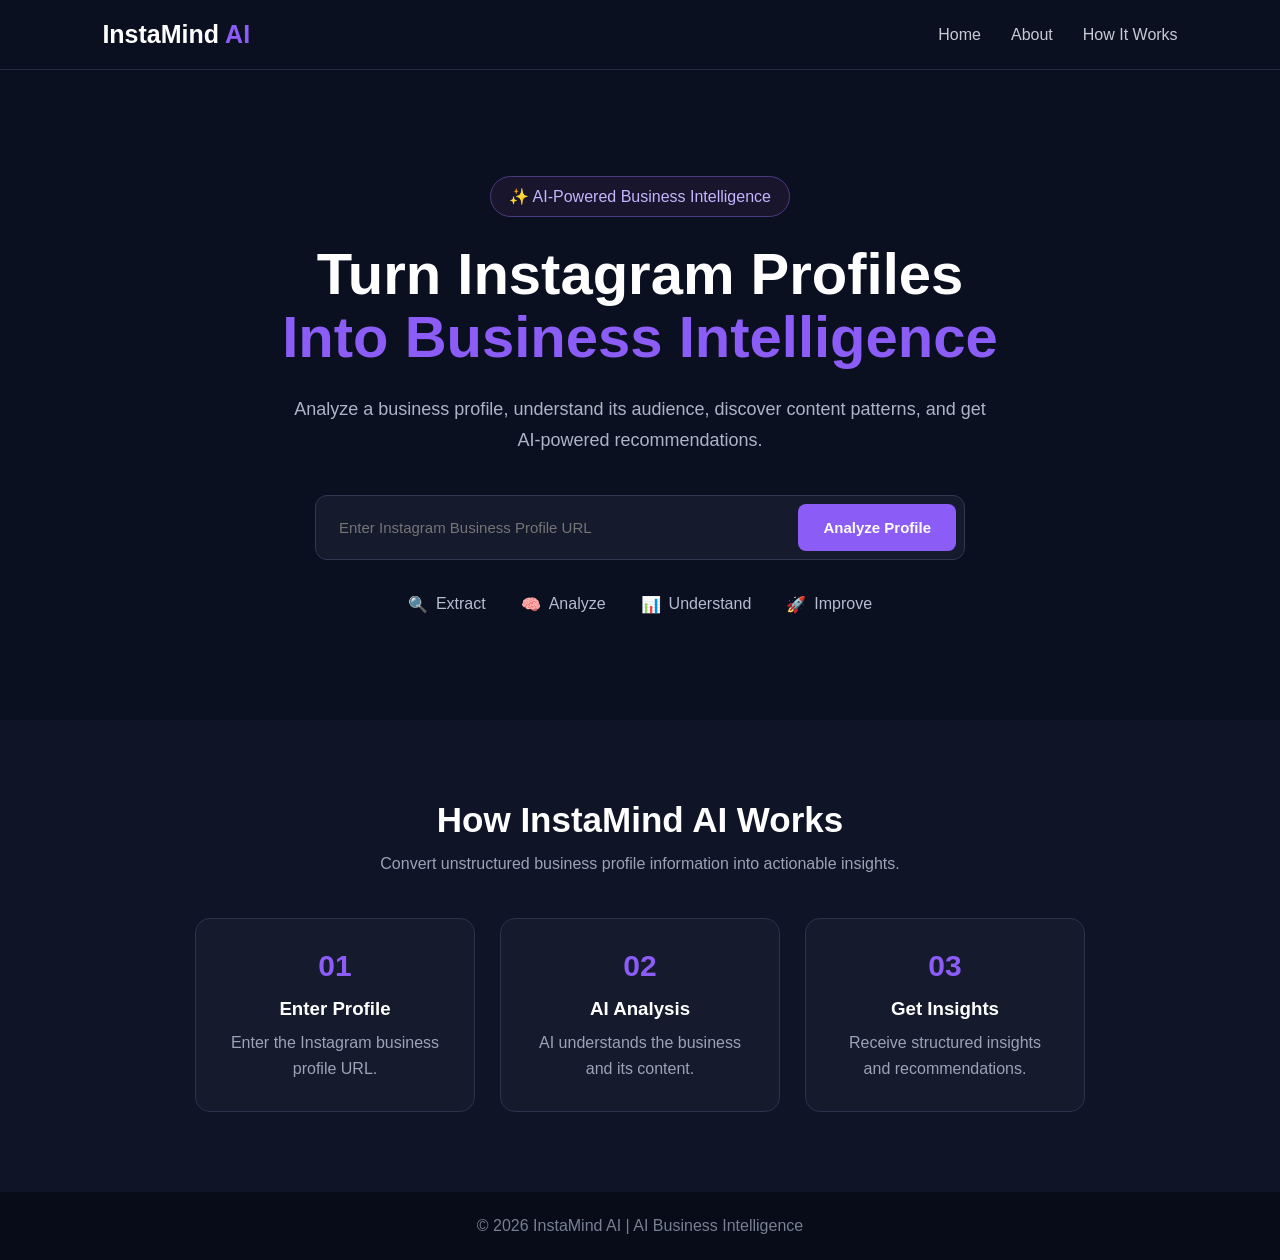
<file: index.html>
<!DOCTYPE html>
<html lang="en">
<head>
    <meta charset="UTF-8">
    <meta name="viewport" content="width=device-width, initial-scale=1.0">

    <title>InstaMind AI</title>

    <link rel="stylesheet" href="style.css">
</head>

<body>

    <nav class="navbar">
        <div class="logo">InstaMind <span>AI</span></div>

        <div class="nav-links">
            <a href="#">Home</a>
            <a href="#">About</a>
            <a href="#">How It Works</a>
        </div>
    </nav>


    <section class="hero">

        <div class="hero-content">

            <div class="badge">
                ✨ AI-Powered Business Intelligence
            </div>

            <h1>
                Turn Instagram Profiles
                <span>Into Business Intelligence</span>
            </h1>

            <p>
                Analyze a business profile, understand its audience,
                discover content patterns, and get AI-powered recommendations.
            </p>


            <div class="input-box">

                <input
                    type="text"
                    id="instagramUrl"
                    placeholder="Enter Instagram Business Profile URL"
                >

                <button onclick="analyzeProfile()">
                    Analyze Profile
                </button>

            </div>


            <div class="features">

                <div class="feature">
                    🔍
                    <span>Extract</span>
                </div>

                <div class="feature">
                    🧠
                    <span>Analyze</span>
                </div>

                <div class="feature">
                    📊
                    <span>Understand</span>
                </div>

                <div class="feature">
                    🚀
                    <span>Improve</span>
                </div>

            </div>

        </div>

    </section>


    <section class="how-it-works">

        <h2>How InstaMind AI Works</h2>

        <p class="section-text">
            Convert unstructured business profile information
            into actionable insights.
        </p>


        <div class="steps">

            <div class="step-card">
                <div class="step-number">01</div>
                <h3>Enter Profile</h3>
                <p>
                    Enter the Instagram business profile URL.
                </p>
            </div>


            <div class="step-card">
                <div class="step-number">02</div>
                <h3>AI Analysis</h3>
                <p>
                    AI understands the business and its content.
                </p>
            </div>


            <div class="step-card">
                <div class="step-number">03</div>
                <h3>Get Insights</h3>
                <p>
                    Receive structured insights and recommendations.
                </p>
            </div>

        </div>

    </section>


    <footer>
        <p>© 2026 InstaMind AI | AI Business Intelligence</p>
    </footer>


    <script src="script.js"></script>

</body>
</html>
</file>
<file: style.css>
* {
    margin: 0;
    padding: 0;
    box-sizing: border-box;
}

body {
    font-family: Arial, sans-serif;
    background: #0b1020;
    color: white;
}


/* NAVBAR */

.navbar {
    height: 70px;
    display: flex;
    align-items: center;
    justify-content: space-between;

    padding: 0 8%;

    background: #0b1020;
    border-bottom: 1px solid #252b40;
}

.logo {
    font-size: 25px;
    font-weight: bold;
}

.logo span {
    color: #8b5cf6;
}

.nav-links {
    display: flex;
    gap: 30px;
}

.nav-links a {
    color: #c7cad5;
    text-decoration: none;
}

.nav-links a:hover {
    color: white;
}


/* HERO */

.hero {
    min-height: 650px;

    display: flex;
    justify-content: center;
    align-items: center;

    text-align: center;

    padding: 60px 20px;
}

.hero-content {
    max-width: 900px;
}


.badge {
    display: inline-block;

    padding: 10px 18px;

    background: #19152d;
    border: 1px solid #4c3b80;

    border-radius: 30px;

    color: #c4b5fd;

    margin-bottom: 25px;
}


h1 {
    font-size: 58px;
    line-height: 1.1;

    margin-bottom: 25px;
}

h1 span {
    display: block;
    color: #8b5cf6;
}


.hero-content > p {
    font-size: 18px;

    line-height: 1.7;

    color: #aeb4c7;

    max-width: 700px;

    margin: auto;

    margin-bottom: 40px;
}


/* INPUT */

.input-box {
    display: flex;

    max-width: 650px;

    margin: auto;

    background: #151a2d;

    padding: 8px;

    border-radius: 12px;

    border: 1px solid #303750;
}

.input-box input {
    flex: 1;

    border: none;

    outline: none;

    background: transparent;

    color: white;

    padding: 15px;

    font-size: 15px;
}

.input-box button {
    background: #8b5cf6;

    border: none;

    color: white;

    padding: 15px 25px;

    border-radius: 8px;

    font-size: 15px;

    font-weight: bold;

    cursor: pointer;
}

.input-box button:hover {
    background: #7c3aed;
}


/* FEATURES */

.features {
    display: flex;

    justify-content: center;

    gap: 35px;

    margin-top: 35px;
}

.feature {
    display: flex;

    gap: 8px;

    color: #b7bdce;
}


/* HOW IT WORKS */

.how-it-works {
    padding: 80px 10%;

    background: #0f1426;

    text-align: center;
}

.how-it-works h2 {
    font-size: 35px;

    margin-bottom: 15px;
}

.section-text {
    color: #9ca3b5;

    margin-bottom: 45px;
}


.steps {
    display: flex;

    justify-content: center;

    gap: 25px;

    flex-wrap: wrap;
}


.step-card {
    width: 280px;

    padding: 30px;

    background: #151a2d;

    border: 1px solid #2c334a;

    border-radius: 15px;
}

.step-number {
    font-size: 30px;

    color: #8b5cf6;

    font-weight: bold;

    margin-bottom: 15px;
}

.step-card h3 {
    margin-bottom: 10px;
}

.step-card p {
    color: #9ca3b5;

    line-height: 1.6;
}


/* FOOTER */

footer {
    text-align: center;

    padding: 25px;

    color: #777f94;

    background: #080c18;
}


/* MOBILE */

@media (max-width: 700px) {

    h1 {
        font-size: 40px;
    }

    .nav-links {
        display: none;
    }

    .input-box {
        flex-direction: column;
    }

    .input-box button {
        width: 100%;
    }

    .features {
        flex-wrap: wrap;
    }
}
/* ============================= */
/* DASHBOARD */
/* ============================= */

.dashboard {
    max-width: 1200px;
    margin: auto;
    padding: 60px 25px;
}

.dashboard-header {
    display: flex;
    justify-content: space-between;
    align-items: center;
    margin-bottom: 50px;
}

.small-title {
    color: #8b5cf6;
    font-size: 13px;
    font-weight: bold;
    letter-spacing: 2px;
    margin-bottom: 8px;
}

.dashboard-header h1 {
    font-size: 42px;
    margin-bottom: 10px;
}

.dashboard-description {
    color: #9ca3b5;
}

.analyzed-badge {
    background: #14291f;
    border: 1px solid #285c42;
    color: #6ee7a0;
    padding: 12px 18px;
    border-radius: 30px;
}


/* SECTIONS */

.dashboard-section {
    margin-bottom: 45px;
}

.dashboard-section h2 {
    font-size: 24px;
    margin-bottom: 20px;
}


/* OVERVIEW */

.overview-grid {
    display: grid;
    grid-template-columns: repeat(4, 1fr);
    gap: 18px;
}

.info-card,
.description-card,
.chart-card {
    background: #151a2d;
    border: 1px solid #2c334a;
    border-radius: 15px;
    padding: 25px;
}

.info-card span,
.description-card span {
    color: #8f97aa;
    font-size: 13px;
}

.info-card h3 {
    margin-top: 10px;
    font-size: 18px;
}

.description-card {
    margin-top: 18px;
}

.description-card p {
    color: #c1c6d3;
    line-height: 1.7;
    margin-top: 12px;
}


/* TWO COLUMN */

.two-column {
    display: grid;
    grid-template-columns: 1fr 1fr;
    gap: 20px;
}

.large-card {
    min-height: 160px;
}

.tags {
    display: flex;
    flex-wrap: wrap;
    gap: 10px;
    margin-top: 20px;
}

.tag {
    padding: 9px 14px;
    border-radius: 20px;
    background: #241d3d;
    color: #c4b5fd;
    border: 1px solid #42366b;
}

.muted {
    color: #8f97aa;
    line-height: 1.6;
    margin-top: 12px;
}


/* CONTENT */

.content-grid {
    display: grid;
    grid-template-columns: 1.3fr 1fr;
    gap: 20px;
}

.chart-card h3 {
    margin-bottom: 25px;
}

.bar-label {
    display: flex;
    justify-content: space-between;
    margin-top: 18px;
    color: #c5cad7;
    font-size: 14px;
}

.bar {
    height: 8px;
    background: #292f44;
    border-radius: 10px;
    margin-top: 8px;
    overflow: hidden;
}

.bar-fill {
    height: 100%;
    background: #8b5cf6;
    border-radius: 10px;
}


/* PERSONALITY */

.personality {
    display: flex;
    flex-direction: column;
    gap: 15px;
}

.personality-item {
    display: flex;
    justify-content: space-between;
    padding: 14px;
    background: #10162a;
    border-radius: 10px;
}

.personality-item span {
    color: #c3c8d5;
}

.personality-item strong {
    color: #a78bfa;
}


/* AI SECTION */

.ai-section {
    margin: 55px 0;
    padding: 30px;

    background: linear-gradient(
        135deg,
        #17132c,
        #11182d
    );

    border: 1px solid #493b78;
    border-radius: 18px;
}

.ai-title {
    display: flex;
    align-items: center;
    gap: 15px;
}

.ai-icon {
    width: 50px;
    height: 50px;

    display: flex;
    align-items: center;
    justify-content: center;

    background: #282044;

    border-radius: 12px;

    font-size: 25px;
}

.ai-title h2 {
    margin: 0;
}

.insight-box {
    margin-top: 25px;

    padding: 20px;

    background: #0f1426;

    border-radius: 12px;

    color: #c9cddd;

    line-height: 1.7;
}


/* RECOMMENDATIONS */

.recommendations {
    display: flex;
    flex-direction: column;
    gap: 15px;
}

.recommendation {
    display: flex;
    gap: 20px;

    padding: 25px;

    background: #151a2d;

    border: 1px solid #2c334a;

    border-radius: 15px;
}

.recommendation-number {
    font-size: 20px;
    font-weight: bold;
    color: #8b5cf6;
}

.recommendation h3 {
    margin-bottom: 8px;
}

.recommendation p {
    color: #9ca3b5;
    line-height: 1.6;
}


/* MOBILE DASHBOARD */

@media (max-width: 800px) {

    .dashboard-header {
        flex-direction: column;
        align-items: flex-start;
        gap: 20px;
    }

    .overview-grid {
        grid-template-columns: 1fr 1fr;
    }

    .two-column,
    .content-grid {
        grid-template-columns: 1fr;
    }
}

@media (max-width: 500px) {

    .overview-grid {
        grid-template-columns: 1fr;
    }

}

/* AI ANALYSIS LOADING SCREEN */

#loadingOverlay {
    position: fixed;
    top: 0;
    left: 0;
    width: 100%;
    height: 100%;

    background: rgba(0, 0, 0, 0.75);

    display: flex;
    justify-content: center;
    align-items: center;

    z-index: 9999;
}

.loading-box {
    background: white;

    padding: 40px;

    border-radius: 20px;

    text-align: center;

    width: 360px;

    box-shadow: 0 20px 60px rgba(0, 0, 0, 0.25);
}

.loading-box h2 {
    margin-top: 20px;
    margin-bottom: 10px;
}

.loading-box p {
    color: #666;
    margin-bottom: 20px;
}

.loading-spinner {
    width: 50px;
    height: 50px;

    border: 5px solid #eeeeee;
    border-top: 5px solid #6c63ff;

    border-radius: 50%;

    margin: 0 auto;

    animation: spin 1s linear infinite;
}

@keyframes spin {

    from {
        transform: rotate(0deg);
    }

    to {
        transform: rotate(360deg);
    }

}

.loading-dots {
    display: flex;
    justify-content: center;
    gap: 6px;
}

.loading-dots span {
    width: 8px;
    height: 8px;

    background: #6c63ff;

    border-radius: 50%;

    animation: loadingDots 1.4s infinite ease-in-out;
}

.loading-dots span:nth-child(2) {
    animation-delay: 0.2s;
}

.loading-dots span:nth-child(3) {
    animation-delay: 0.4s;
}

@keyframes loadingDots {

    0%,
    80%,
    100% {
        transform: scale(0.6);
        opacity: 0.5;
    }

    40% {
        transform: scale(1);
        opacity: 1;
    }

}
/* AI BRAND PERSONALITY */

.ai-personality {
    display: flex;
    align-items: center;
    gap: 18px;
    padding: 22px;
    border-radius: 16px;
    background: linear-gradient(135deg, #f8f7ff, #ffffff);
    border: 1px solid #e8e5ff;
}

.personality-icon {
    width: 52px;
    height: 52px;

    display: flex;
    align-items: center;
    justify-content: center;

    border-radius: 14px;

    background: #6c63ff;
    color: white;

    font-size: 24px;
}

.personality-content {
    display: flex;
    flex-direction: column;
    gap: 7px;
}

.personality-content span {
    font-size: 13px;
    color: #777;
}

.personality-content strong {
    font-size: 18px;
    color: #222;
}



/* =========================================
   QUICK AI METRICS - POLISHED VERSION
========================================= */

.quick-metrics {

    display: grid;

    grid-template-columns: repeat(4, 1fr);

    gap: 20px;

    margin-top: 5px;
}


.metric-card {

    position: relative;

    display: flex;

    align-items: center;

    gap: 16px;

    padding: 24px;

    background: #151a2d;

    border: 1px solid #2c334a;

    border-radius: 20px;

    box-shadow:
        0 8px 24px rgba(0, 0, 0, 0.04);

    overflow: hidden;

    opacity: 0;

    transform: translateY(15px);

    animation:
        metricCardAppear
        0.6s ease forwards;

    transition:
        transform 0.3s ease,
        box-shadow 0.3s ease,
        border-color 0.3s ease;
}


/* Card entrance animation */

.metric-card:nth-child(1) {
    animation-delay: 0.1s;
}

.metric-card:nth-child(2) {
    animation-delay: 0.2s;
}

.metric-card:nth-child(3) {
    animation-delay: 0.3s;
}

.metric-card:nth-child(4) {
    animation-delay: 0.4s;
}


@keyframes metricCardAppear {

    from {
        opacity: 0;
        transform: translateY(15px);
    }

    to {
        opacity: 1;
        transform: translateY(0);
    }

}


/* Hover effect */

.metric-card:hover {

    transform: translateY(-6px);

    box-shadow:
        0 18px 40px
        rgba(0, 0, 0, 0.15);

    border-color: #4c3b80;
}


/* Decorative glow */

.metric-card::after {

    content: "";

    position: absolute;

    width: 90px;

    height: 90px;

    right: -35px;

    top: -35px;

    border-radius: 50%;

    background:
        rgba(139, 92, 246, 0.08);

    transition:
        transform 0.4s ease;
}


.metric-card:hover::after {

    transform: scale(1.8);

}


/* Metric icon */

.metric-icon {

    width: 56px;

    height: 56px;

    flex-shrink: 0;

    display: flex;

    align-items: center;

    justify-content: center;

    border-radius: 16px;

    background:
        linear-gradient(
            135deg,
            #241d3d,
            #30264f
        );

    font-size: 25px;

    box-shadow:
        0 6px 16px
        rgba(139, 92, 246, 0.12);

    transition:
        transform 0.3s ease;
}


.metric-card:hover .metric-icon {

    transform:
        scale(1.08)
        rotate(-3deg);

}


/* Metric content */

.metric-content {

    display: flex;

    flex-direction: column;

    gap: 4px;

    min-width: 0;

    position: relative;

    z-index: 2;
}


.metric-content span {

    font-size: 10px;

    font-weight: 700;

    letter-spacing: 0.8px;

    color: #8f97aa;
}


.metric-content strong {

    font-size: 28px;

    line-height: 1.2;

    color: white;

    font-weight: 800;

    letter-spacing: -0.5px;
}


.metric-content small {

    font-size: 11px;

    color: #777f94;

    line-height: 1.4;
}


/* =========================================
   RESPONSIVE
========================================= */

@media (max-width: 1100px) {

    .quick-metrics {

        grid-template-columns:
            repeat(2, 1fr);

    }

}


@media (max-width: 600px) {

    .quick-metrics {

        grid-template-columns:
            1fr;

    }


    .metric-card {

        padding: 20px;

    }

}

/* =========================================
   AI STRATEGY SIMULATOR
========================================= */

.simulator-card {

    background:
        linear-gradient(
            135deg,
            #17132c,
            #11182d
        );

    border: 1px solid #493b78;

    border-radius: 20px;

    padding: 35px;

    box-shadow:
        0 15px 45px rgba(0, 0, 0, 0.25);

}


.simulator-header {

    display: flex;

    justify-content: space-between;

    align-items: flex-start;

    gap: 20px;

    margin-bottom: 35px;

}


.simulator-header h3 {

    font-size: 24px;

    margin-bottom: 10px;

}


.simulator-description {

    color: #9ca3b5;

    line-height: 1.6;

    max-width: 650px;

}


.simulator-badge {

    padding: 10px 16px;

    border-radius: 20px;

    background: #241d3d;

    border: 1px solid #493b78;

    color: #c4b5fd;

    font-size: 13px;

    white-space: nowrap;

}


/* STRATEGY CONTROLS */

.strategy-control {

    margin-bottom: 25px;

}


.strategy-label {

    display: flex;

    justify-content: space-between;

    align-items: center;

    margin-bottom: 10px;

    color: #c7cad5;

}


.strategy-label strong {

    color: #a78bfa;

    font-size: 16px;

}


/* RANGE SLIDER */

.strategy-control input[type="range"] {

    width: 100%;

    height: 7px;

    appearance: none;

    border-radius: 10px;

    background: #292f44;

    outline: none;

    cursor: pointer;

}


.strategy-control input[type="range"]::-webkit-slider-thumb {

    appearance: none;

    width: 20px;

    height: 20px;

    border-radius: 50%;

    background: #8b5cf6;

    cursor: pointer;

    box-shadow:
        0 0 0 5px rgba(139, 92, 246, 0.15);

}


.strategy-control input[type="range"]::-moz-range-thumb {

    width: 20px;

    height: 20px;

    border-radius: 50%;

    background: #8b5cf6;

    border: none;

    cursor: pointer;

}


/* SIMULATE BUTTON */

.simulate-button {

    width: 100%;

    margin-top: 10px;

    padding: 16px 25px;

    border: none;

    border-radius: 12px;

    background: #8b5cf6;

    color: white;

    font-size: 16px;

    font-weight: bold;

    cursor: pointer;

    transition:
        transform 0.2s ease,
        background 0.2s ease;

}


.simulate-button:hover {

    background: #7c3aed;

    transform: translateY(-2px);

}


/* SIMULATION RESULT */

.simulation-result {

    margin-top: 30px;

    padding: 25px;

    background: #0f1426;

    border: 1px solid #2c334a;

    border-radius: 16px;

}


.score-comparison {

    display: flex;

    justify-content: center;

    align-items: center;

    gap: 35px;

}


.score-box {

    text-align: center;

    min-width: 150px;

}


.score-box span {

    display: block;

    color: #8f97aa;

    font-size: 11px;

    font-weight: bold;

    letter-spacing: 1px;

    margin-bottom: 8px;

}


.score-box strong {

    font-size: 48px;

    color: #e5e7eb;

}


.score-box small {

    color: #8f97aa;

    font-size: 15px;

}


.score-box.projected strong {

    color: #a78bfa;

}


.score-arrow {

    font-size: 35px;

    color: #8b5cf6;

}


/* SCORE CHANGE */

.simulation-change {

    text-align: center;

    margin-top: 20px;

}


.simulation-change strong {

    font-size: 22px;

    color: #6ee7a0;

}


.simulation-change span {

    color: #9ca3b5;

    margin-left: 8px;

}


/* AI PREDICTION */

.simulation-insight {

    margin-top: 25px;

    padding: 20px;

    background: #17132c;

    border-radius: 12px;

    border: 1px solid #3c315f;

}


.simulation-insight > span {

    color: #c4b5fd;

    font-weight: bold;

    font-size: 14px;

}


.simulation-insight p {

    margin-top: 10px;

    color: #c7cad5;

    line-height: 1.7;

}


/* MOBILE */

@media (max-width: 700px) {

    .simulator-card {

        padding: 22px;

    }

    .simulator-header {

        flex-direction: column;

    }

    .score-comparison {

        gap: 15px;

    }

    .score-box strong {

        font-size: 36px;

    }

    .score-arrow {

        font-size: 25px;

    }

}
</file>
